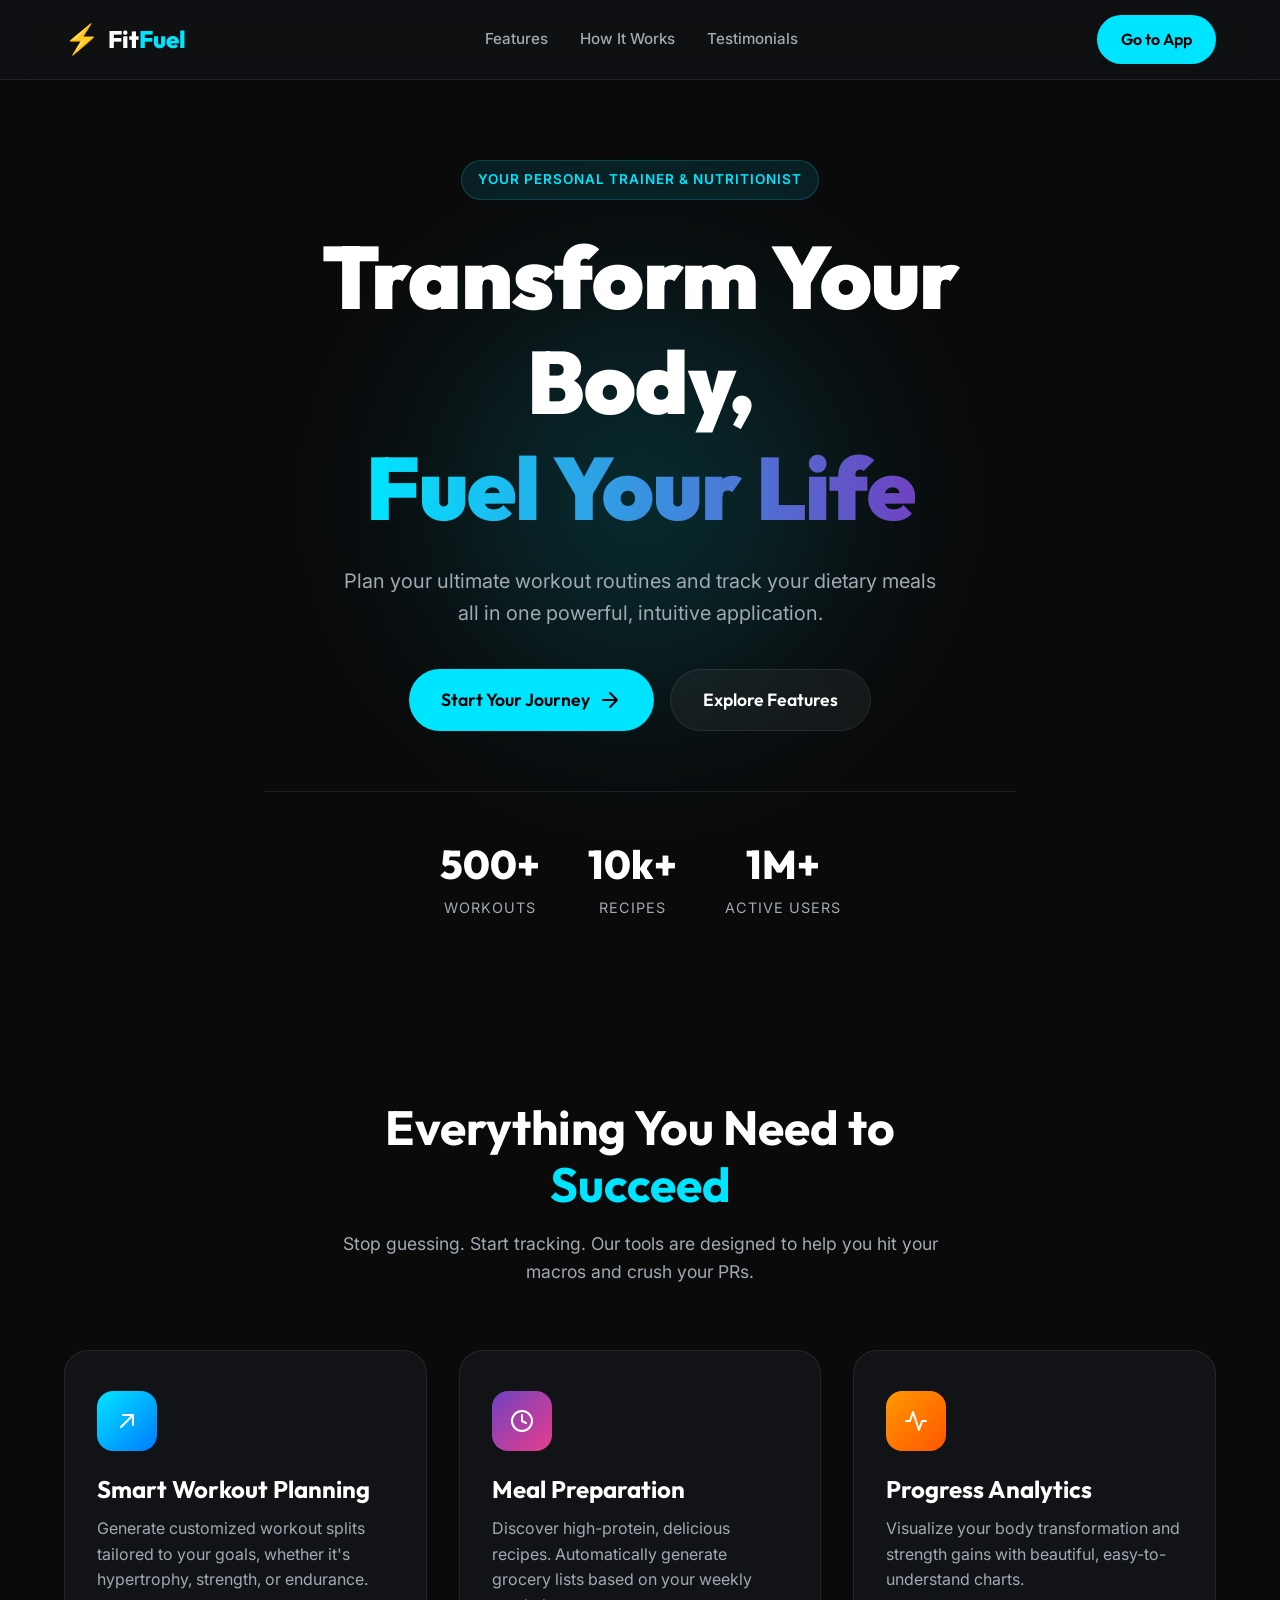
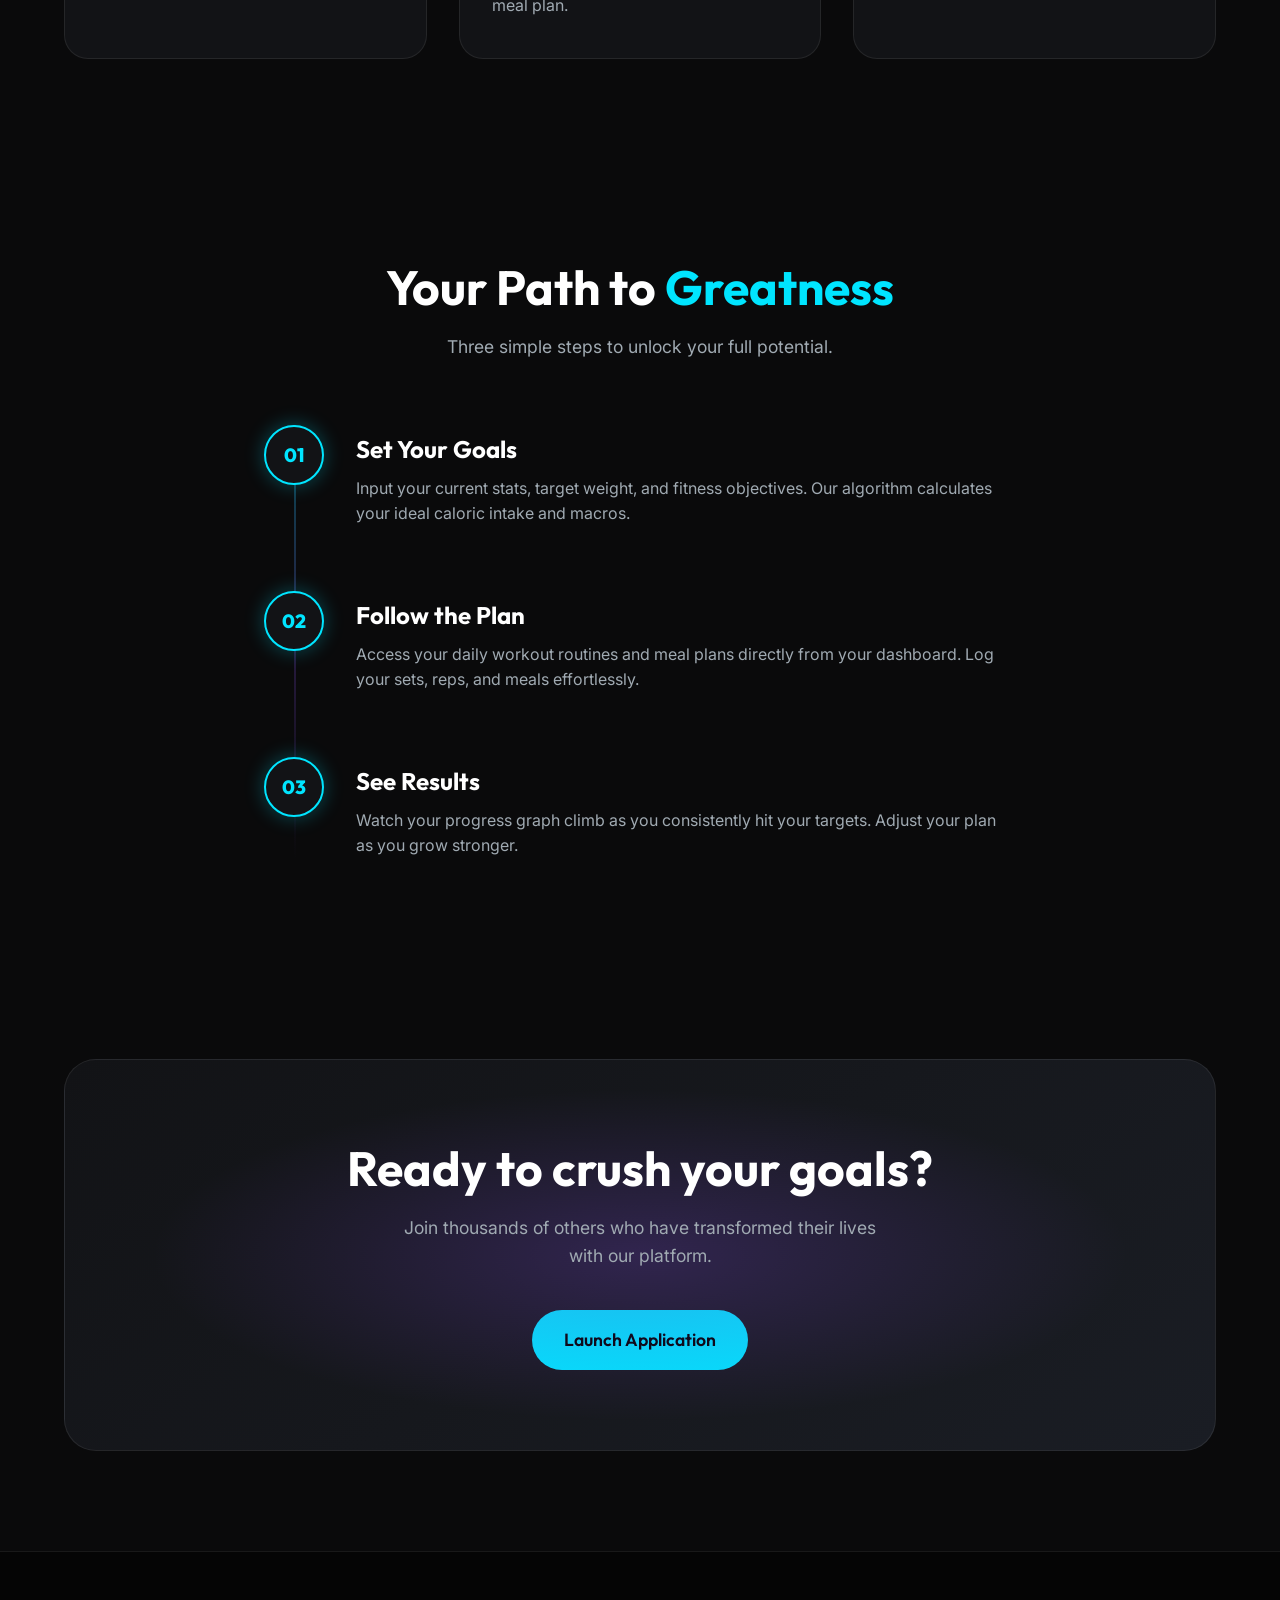
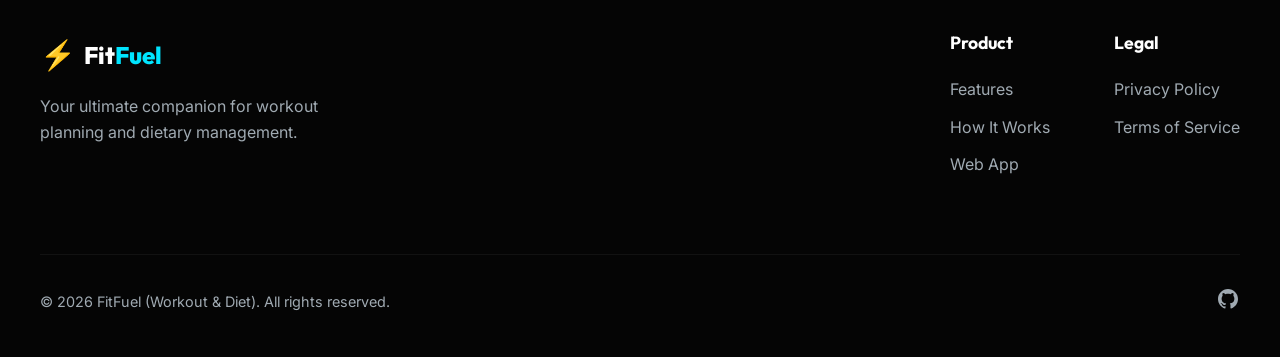
<file: workout-diet-landing/index.html>
<!DOCTYPE html>
<html lang="en">
<head>
    <meta charset="UTF-8">
    <meta name="viewport" content="width=device-width, initial-scale=1.0">
    <title>Workout & Diet | Transform Your Life</title>
    <meta name="description" content="Plan and maintain your workout routines while preparing perfect dietary meals with our comprehensive app.">
    
    <!-- Google Fonts -->
    <link rel="preconnect" href="https://fonts.googleapis.com">
    <link rel="preconnect" href="https://fonts.gstatic.com" crossorigin>
    <link href="https://fonts.googleapis.com/css2?family=Inter:wght@300;400;500;600;700;800&family=Outfit:wght@400;600;800;900&display=swap" rel="stylesheet">
    
    <!-- Custom CSS -->
    <link rel="stylesheet" href="styles.css">
</head>
<body>
    <!-- Navigation -->
    <nav class="navbar" id="navbar">
        <div class="nav-container">
            <a href="#" class="logo">
                <span class="logo-icon">⚡</span>
                <span class="logo-text">Fit<span class="highlight">Fuel</span></span>
            </a>
            
            <div class="nav-links">
                <a href="#features">Features</a>
                <a href="#how-it-works">How It Works</a>
                <a href="#testimonials">Testimonials</a>
            </div>
            
            <a href="https://formflow.evoluciontechnologies.com" class="btn btn-primary nav-cta">Go to App</a>
            
            <!-- Mobile Menu Toggle -->
            <button class="mobile-toggle" id="mobile-toggle" aria-label="Toggle menu">
                <span class="bar"></span>
                <span class="bar"></span>
                <span class="bar"></span>
            </button>
        </div>
    </nav>

    <!-- Mobile Menu Overlay -->
    <div class="mobile-menu" id="mobile-menu">
        <a href="#features" class="mobile-link">Features</a>
        <a href="#how-it-works" class="mobile-link">How It Works</a>
        <a href="#testimonials" class="mobile-link">Testimonials</a>
        <a href="https://formflow.evoluciontechnologies.com" class="btn btn-primary mobile-btn">Launch App</a>
    </div>

    <!-- Hero Section -->
    <header class="hero">
        <div class="hero-glow"></div>
        <div class="hero-content">
            <div class="badge fade-up">Your Personal Trainer & Nutritionist</div>
            <h1 class="hero-title fade-up delay-1">Transform Your Body, <br><span class="gradient-text">Fuel Your Life</span></h1>
            <p class="hero-subtitle fade-up delay-2">Plan your ultimate workout routines and track your dietary meals all in one powerful, intuitive application.</p>
            
            <div class="hero-actions fade-up delay-3">
                <a href="https://formflow.evoluciontechnologies.com" class="btn btn-large btn-primary glow-effect">
                    Start Your Journey
                    <svg width="24" height="24" viewBox="0 0 24 24" fill="none" xmlns="http://www.w3.org/2000/svg">
                        <path d="M5 12H19M19 12L12 5M19 12L12 19" stroke="currentColor" stroke-width="2" stroke-linecap="round" stroke-linejoin="round"/>
                    </svg>
                </a>
                <a href="#features" class="btn btn-large btn-secondary">Explore Features</a>
            </div>
            
            <div class="stats-row fade-up delay-4">
                <div class="stat-item">
                    <span class="stat-number">500+</span>
                    <span class="stat-label">Workouts</span>
                </div>
                <div class="stat-item">
                    <span class="stat-number">10k+</span>
                    <span class="stat-label">Recipes</span>
                </div>
                <div class="stat-item">
                    <span class="stat-number">1M+</span>
                    <span class="stat-label">Active Users</span>
                </div>
            </div>
        </div>
    </header>

    <!-- Features Section -->
    <section class="features" id="features">
        <div class="section-header reveal">
            <h2 class="section-title">Everything You Need to <span class="highlight">Succeed</span></h2>
            <p class="section-subtitle">Stop guessing. Start tracking. Our tools are designed to help you hit your macros and crush your PRs.</p>
        </div>
        
        <div class="features-grid">
            <!-- Feature 1 -->
            <div class="feature-card reveal">
                <div class="feature-icon box-1">
                    <svg width="24" height="24" viewBox="0 0 24 24" fill="none" xmlns="http://www.w3.org/2000/svg">
                        <path d="M6 18L18 6M18 6H8M18 6V16" stroke="currentColor" stroke-width="2" stroke-linecap="round" stroke-linejoin="round"/>
                    </svg>
                </div>
                <h3 class="feature-title">Smart Workout Planning</h3>
                <p class="feature-desc">Generate customized workout splits tailored to your goals, whether it's hypertrophy, strength, or endurance.</p>
            </div>
            
            <!-- Feature 2 -->
            <div class="feature-card reveal delay-1">
                <div class="feature-icon box-2">
                    <svg width="24" height="24" viewBox="0 0 24 24" fill="none" xmlns="http://www.w3.org/2000/svg">
                        <path d="M12 22C17.5228 22 22 17.5228 22 12C22 6.47715 17.5228 2 12 2C6.47715 2 2 6.47715 2 12C2 17.5228 6.47715 22 12 22Z" stroke="currentColor" stroke-width="2" stroke-linecap="round" stroke-linejoin="round"/>
                        <path d="M12 6V12L16 14" stroke="currentColor" stroke-width="2" stroke-linecap="round" stroke-linejoin="round"/>
                    </svg>
                </div>
                <h3 class="feature-title">Meal Preparation</h3>
                <p class="feature-desc">Discover high-protein, delicious recipes. Automatically generate grocery lists based on your weekly meal plan.</p>
            </div>
            
            <!-- Feature 3 -->
            <div class="feature-card reveal delay-2">
                <div class="feature-icon box-3">
                    <svg width="24" height="24" viewBox="0 0 24 24" fill="none" xmlns="http://www.w3.org/2000/svg">
                        <path d="M22 12H18L15 21L9 3L6 12H2" stroke="currentColor" stroke-width="2" stroke-linecap="round" stroke-linejoin="round"/>
                    </svg>
                </div>
                <h3 class="feature-title">Progress Analytics</h3>
                <p class="feature-desc">Visualize your body transformation and strength gains with beautiful, easy-to-understand charts.</p>
            </div>
        </div>
    </section>

    <!-- How It Works Section -->
    <section class="how-it-works" id="how-it-works">
        <div class="section-header reveal">
            <h2 class="section-title">Your Path to <span class="highlight">Greatness</span></h2>
            <p class="section-subtitle">Three simple steps to unlock your full potential.</p>
        </div>
        
        <div class="steps-container">
            <div class="step-line"></div>
            
            <div class="step reveal">
                <div class="step-number">01</div>
                <div class="step-content">
                    <h3 class="step-title">Set Your Goals</h3>
                    <p class="step-desc">Input your current stats, target weight, and fitness objectives. Our algorithm calculates your ideal caloric intake and macros.</p>
                </div>
            </div>
            
            <div class="step reveal delay-1">
                <div class="step-number">02</div>
                <div class="step-content">
                    <h3 class="step-title">Follow the Plan</h3>
                    <p class="step-desc">Access your daily workout routines and meal plans directly from your dashboard. Log your sets, reps, and meals effortlessly.</p>
                </div>
            </div>
            
            <div class="step reveal delay-2">
                <div class="step-number">03</div>
                <div class="step-content">
                    <h3 class="step-title">See Results</h3>
                    <p class="step-desc">Watch your progress graph climb as you consistently hit your targets. Adjust your plan as you grow stronger.</p>
                </div>
            </div>
        </div>
    </section>

    <!-- Call to Action -->
    <section class="cta-section reveal">
        <div class="cta-container">
            <div class="cta-glow"></div>
            <h2 class="cta-title">Ready to crush your goals?</h2>
            <p class="cta-subtitle">Join thousands of others who have transformed their lives with our platform.</p>
            <a href="https://formflow.evoluciontechnologies.com" class="btn btn-large btn-primary glow-effect">Launch Application</a>
        </div>
    </section>

    <!-- Footer -->
    <footer class="footer">
        <div class="footer-content">
            <div class="footer-brand">
                <a href="#" class="logo">
                    <span class="logo-icon">⚡</span>
                    <span class="logo-text">Fit<span class="highlight">Fuel</span></span>
                </a>
                <p class="footer-desc">Your ultimate companion for workout planning and dietary management.</p>
            </div>
            <div class="footer-links">
                <div class="link-group">
                    <h4>Product</h4>
                    <a href="#features">Features</a>
                    <a href="#how-it-works">How It Works</a>
                    <a href="https://formflow.evoluciontechnologies.com">Web App</a>
                </div>
                <div class="link-group">
                    <h4>Legal</h4>
                    <a href="#">Privacy Policy</a>
                    <a href="#">Terms of Service</a>
                </div>
            </div>
        </div>
        <div class="footer-bottom">
            <p>&copy; 2026 FitFuel (Workout & Diet). All rights reserved.</p>
            <div class="github-link">
                <a href="https://github.com/KelvinJK/workout-diet" target="_blank" rel="noopener noreferrer">
                    <svg width="24" height="24" viewBox="0 0 24 24" fill="currentColor" xmlns="http://www.w3.org/2000/svg">
                        <path fill-rule="evenodd" clip-rule="evenodd" d="M12 2C6.477 2 2 6.484 2 12.017C2 16.441 4.868 20.193 8.838 21.503C9.338 21.594 9.52 21.286 9.52 21.022C9.52 20.785 9.511 20.165 9.506 19.335C6.726 19.938 6.14 17.994 6.14 17.994C5.685 16.838 5.029 16.531 5.029 16.531C4.12 15.91 5.097 15.922 5.097 15.922C6.104 15.993 6.634 16.958 6.634 16.958C7.528 18.49 8.977 18.046 9.539 17.785C9.629 17.15 9.882 16.706 10.163 16.452C7.946 16.2 5.617 15.344 5.617 11.488C5.617 10.388 6.01 9.488 6.643 8.777C6.541 8.525 6.195 7.498 6.741 6.108C6.741 6.108 7.577 5.84 9.501 7.143C10.296 6.921 11.147 6.811 11.992 6.807C12.837 6.811 13.688 6.921 14.484 7.143C16.406 5.84 17.24 6.108 17.24 6.108C17.788 7.498 17.443 8.525 17.341 8.777C17.976 9.488 18.367 10.388 18.367 11.488C18.367 15.355 16.035 16.198 13.811 16.447C14.166 16.753 14.484 17.359 14.484 18.291C14.484 19.625 14.472 20.698 14.472 21.022C14.472 21.289 14.652 21.6 15.157 21.501C19.125 20.19 22 16.441 22 12.017C22 6.484 17.523 2 12 2Z" />
                    </svg>
                </a>
            </div>
        </div>
    </footer>

    <!-- Custom Scripts -->
    <script src="script.js"></script>
</body>
</html>
</file>
<file: workout-diet-landing/styles.css>
/* Base Styles & Variables */
:root {
    /* Colors */
    --bg-color: #0A0A0B;
    --surface-color: #121316;
    --surface-color-light: #1A1D24;
    
    --primary: #00E5FF;
    --primary-glow: rgba(0, 229, 255, 0.3);
    --secondary: #6F42C1;
    --secondary-glow: rgba(111, 66, 193, 0.3);
    
    --text-main: #FFFFFF;
    --text-muted: #A0AAB2;
    --border-color: rgba(255, 255, 255, 0.08);
    
    /* Typography */
    --font-heading: 'Outfit', sans-serif;
    --font-body: 'Inter', sans-serif;
    
    /* Layout */
    --max-width: 1200px;
    --nav-height: 80px;
    
    /* Effects */
    --transition: all 0.3s cubic-bezier(0.25, 0.8, 0.25, 1);
    --glass-bg: rgba(18, 19, 22, 0.7);
}

* {
    margin: 0;
    padding: 0;
    box-sizing: border-box;
}

html {
    scroll-behavior: smooth;
}

body {
    background-color: var(--bg-color);
    color: var(--text-main);
    font-family: var(--font-body);
    line-height: 1.6;
    overflow-x: hidden;
}

/* Typography */
h1, h2, h3, h4, .logo-text {
    font-family: var(--font-heading);
    line-height: 1.2;
}

.gradient-text {
    background: linear-gradient(to right, var(--primary), var(--secondary));
    -webkit-background-clip: text;
    background-clip: text;
    color: transparent;
}

.highlight {
    color: var(--primary);
}

/* Buttons */
.btn {
    display: inline-flex;
    align-items: center;
    justify-content: center;
    gap: 8px;
    padding: 12px 24px;
    border-radius: 50px;
    font-family: var(--font-heading);
    font-weight: 600;
    text-decoration: none;
    cursor: pointer;
    transition: var(--transition);
    border: none;
    outline: none;
}

.btn-large {
    padding: 16px 32px;
    font-size: 1.1rem;
}

.btn-primary {
    background-color: var(--primary);
    color: #000;
}

.btn-primary:hover {
    transform: translateY(-2px);
    box-shadow: 0 8px 20px var(--primary-glow);
}

.btn-secondary {
    background-color: rgba(255, 255, 255, 0.05);
    color: var(--text-main);
    border: 1px solid var(--border-color);
    backdrop-filter: blur(10px);
}

.btn-secondary:hover {
    background-color: rgba(255, 255, 255, 0.1);
    transform: translateY(-2px);
}

/* Navigation */
.navbar {
    position: fixed;
    top: 0;
    left: 0;
    width: 100%;
    height: var(--nav-height);
    background: var(--glass-bg);
    backdrop-filter: blur(12px);
    -webkit-backdrop-filter: blur(12px);
    border-bottom: 1px solid var(--border-color);
    z-index: 1000;
    transition: var(--transition);
}

.navbar.scrolled {
    box-shadow: 0 4px 30px rgba(0, 0, 0, 0.5);
}

.nav-container {
    max-width: var(--max-width);
    margin: 0 auto;
    padding: 0 24px;
    height: 100%;
    display: flex;
    justify-content: space-between;
    align-items: center;
}

.logo {
    display: flex;
    align-items: center;
    gap: 8px;
    text-decoration: none;
    font-size: 1.5rem;
    font-weight: 800;
    color: var(--text-main);
}

.logo-icon {
    font-size: 1.8rem;
}

.nav-links {
    display: flex;
    gap: 32px;
}

.nav-links a {
    color: var(--text-muted);
    text-decoration: none;
    font-weight: 500;
    font-size: 0.95rem;
    transition: var(--transition);
}

.nav-links a:hover {
    color: var(--primary);
}

.mobile-toggle {
    display: none;
    background: none;
    border: none;
    cursor: pointer;
    z-index: 1001;
}

.mobile-toggle .bar {
    display: block;
    width: 25px;
    height: 2px;
    margin: 5px auto;
    background-color: var(--text-main);
    transition: var(--transition);
}

.mobile-menu {
    position: fixed;
    top: 0;
    left: 0;
    width: 100%;
    height: 100vh;
    background-color: var(--bg-color);
    display: flex;
    flex-direction: column;
    justify-content: center;
    align-items: center;
    gap: 32px;
    z-index: 999;
    transform: translateY(-100%);
    opacity: 0;
    transition: transform 0.4s ease-in-out, opacity 0.4s ease-in-out;
}

.mobile-menu.active {
    transform: translateY(0);
    opacity: 1;
}

.mobile-link {
    font-family: var(--font-heading);
    font-size: 2rem;
    color: var(--text-main);
    text-decoration: none;
    font-weight: 600;
}

.mobile-btn {
    margin-top: 20px;
}

/* Hero Section */
.hero {
    position: relative;
    padding-top: calc(var(--nav-height) + 80px);
    padding-bottom: 80px;
    min-height: 100vh;
    display: flex;
    align-items: center;
    justify-content: center;
    text-align: center;
    overflow: hidden;
}

.hero-glow {
    position: absolute;
    top: 50%;
    left: 50%;
    transform: translate(-50%, -50%);
    width: 600px;
    height: 600px;
    background: radial-gradient(circle, var(--primary-glow) 0%, rgba(0,0,0,0) 70%);
    z-index: -1;
    filter: blur(60px);
    opacity: 0.6;
    animation: pulse 8s infinite alternate;
}

.hero-content {
    max-width: 800px;
    padding: 0 24px;
    z-index: 1;
}

.badge {
    display: inline-block;
    padding: 8px 16px;
    background-color: rgba(0, 229, 255, 0.1);
    color: var(--primary);
    border: 1px solid rgba(0, 229, 255, 0.2);
    border-radius: 50px;
    font-size: 0.85rem;
    font-weight: 600;
    letter-spacing: 1px;
    text-transform: uppercase;
    margin-bottom: 24px;
}

.hero-title {
    font-size: clamp(3rem, 8vw, 5.5rem);
    font-weight: 900;
    margin-bottom: 24px;
    letter-spacing: -1px;
}

.hero-subtitle {
    font-size: clamp(1.1rem, 2vw, 1.25rem);
    color: var(--text-muted);
    margin-bottom: 40px;
    max-width: 600px;
    margin-left: auto;
    margin-right: auto;
}

.hero-actions {
    display: flex;
    gap: 16px;
    justify-content: center;
    margin-bottom: 60px;
}

.stats-row {
    display: flex;
    justify-content: center;
    gap: 48px;
    padding-top: 40px;
    border-top: 1px solid var(--border-color);
}

.stat-item {
    display: flex;
    flex-direction: column;
    align-items: center;
}

.stat-number {
    font-family: var(--font-heading);
    font-size: 2.5rem;
    font-weight: 800;
    color: var(--text-main);
}

.stat-label {
    color: var(--text-muted);
    font-size: 0.9rem;
    text-transform: uppercase;
    letter-spacing: 1px;
}

/* Features Section */
.features {
    padding: 100px 24px;
    max-width: var(--max-width);
    margin: 0 auto;
}

.section-header {
    text-align: center;
    max-width: 600px;
    margin: 0 auto 64px;
}

.section-title {
    font-size: clamp(2rem, 5vw, 3rem);
    margin-bottom: 16px;
}

.section-subtitle {
    color: var(--text-muted);
    font-size: 1.1rem;
}

.features-grid {
    display: grid;
    grid-template-columns: repeat(auto-fit, minmax(300px, 1fr));
    gap: 32px;
}

.feature-card {
    background-color: var(--surface-color);
    border: 1px solid var(--border-color);
    border-radius: 24px;
    padding: 40px 32px;
    transition: var(--transition);
    position: relative;
    overflow: hidden;
}

.feature-card::before {
    content: '';
    position: absolute;
    top: 0;
    left: 0;
    width: 100%;
    height: 100%;
    background: radial-gradient(800px circle at var(--mouse-x) var(--mouse-y), rgba(255, 255, 255, 0.06), transparent 40%);
    opacity: 0;
    transition: opacity 0.3s;
    pointer-events: none;
}

.feature-card:hover {
    transform: translateY(-5px);
    border-color: rgba(255, 255, 255, 0.2);
    box-shadow: 0 20px 40px rgba(0, 0, 0, 0.4);
}

.feature-card:hover::before {
    opacity: 1;
}

.feature-icon {
    width: 60px;
    height: 60px;
    border-radius: 16px;
    display: flex;
    align-items: center;
    justify-content: center;
    margin-bottom: 24px;
    color: #fff;
}

.box-1 { background: linear-gradient(135deg, #00E5FF, #007BFF); }
.box-2 { background: linear-gradient(135deg, #6F42C1, #E83E8C); }
.box-3 { background: linear-gradient(135deg, #FF9900, #FF5500); }

.feature-title {
    font-size: 1.5rem;
    margin-bottom: 12px;
}

.feature-desc {
    color: var(--text-muted);
}

/* How It Works Section */
.how-it-works {
    padding: 100px 24px;
    max-width: 800px;
    margin: 0 auto;
}

.steps-container {
    position: relative;
    margin-top: 64px;
}

.step-line {
    position: absolute;
    top: 0;
    left: 30px;
    width: 2px;
    height: 100%;
    background: linear-gradient(to bottom, var(--primary), var(--secondary), transparent);
    opacity: 0.3;
}

.step {
    display: flex;
    gap: 32px;
    margin-bottom: 64px;
    position: relative;
}

.step:last-child {
    margin-bottom: 0;
}

.step-number {
    width: 60px;
    height: 60px;
    border-radius: 50%;
    background-color: var(--surface-color);
    border: 2px solid var(--primary);
    display: flex;
    align-items: center;
    justify-content: center;
    font-family: var(--font-heading);
    font-weight: 800;
    font-size: 1.2rem;
    color: var(--primary);
    flex-shrink: 0;
    z-index: 2;
    box-shadow: 0 0 20px var(--primary-glow);
}

.step-content {
    padding-top: 10px;
}

.step-title {
    font-size: 1.5rem;
    margin-bottom: 12px;
}

.step-desc {
    color: var(--text-muted);
}

/* CTA Section */
.cta-section {
    padding: 100px 24px;
    max-width: var(--max-width);
    margin: 0 auto;
}

.cta-container {
    background: linear-gradient(145deg, var(--surface-color), var(--surface-color-light));
    border: 1px solid var(--border-color);
    border-radius: 32px;
    padding: 80px 40px;
    text-align: center;
    position: relative;
    overflow: hidden;
}

.cta-glow {
    position: absolute;
    top: 50%;
    left: 50%;
    transform: translate(-50%, -50%);
    width: 100%;
    height: 100%;
    background: radial-gradient(ellipse, var(--secondary-glow) 0%, rgba(0,0,0,0) 60%);
    pointer-events: none;
}

.cta-title {
    font-size: clamp(2rem, 4vw, 3rem);
    margin-bottom: 16px;
    position: relative;
    z-index: 1;
}

.cta-subtitle {
    color: var(--text-muted);
    font-size: 1.1rem;
    margin-bottom: 40px;
    max-width: 500px;
    margin-left: auto;
    margin-right: auto;
    position: relative;
    z-index: 1;
}

/* Footer */
.footer {
    border-top: 1px solid var(--border-color);
    padding: 80px 24px 40px;
    background-color: #050505;
}

.footer-content {
    max-width: var(--max-width);
    margin: 0 auto;
    display: flex;
    justify-content: space-between;
    flex-wrap: wrap;
    gap: 48px;
    margin-bottom: 64px;
}

.footer-brand {
    max-width: 300px;
}

.footer-desc {
    color: var(--text-muted);
    margin-top: 16px;
}

.footer-links {
    display: flex;
    gap: 64px;
}

.link-group h4 {
    font-size: 1.1rem;
    margin-bottom: 24px;
}

.link-group a {
    display: block;
    color: var(--text-muted);
    text-decoration: none;
    margin-bottom: 12px;
    transition: var(--transition);
}

.link-group a:hover {
    color: var(--primary);
}

.footer-bottom {
    max-width: var(--max-width);
    margin: 0 auto;
    display: flex;
    justify-content: space-between;
    align-items: center;
    padding-top: 32px;
    border-top: 1px solid rgba(255, 255, 255, 0.05);
    color: var(--text-muted);
    font-size: 0.9rem;
}

.github-link a {
    color: var(--text-muted);
    transition: var(--transition);
}

.github-link a:hover {
    color: var(--primary);
}

/* Animations */
@keyframes pulse {
    0% { transform: translate(-50%, -50%) scale(1); opacity: 0.5; }
    100% { transform: translate(-50%, -50%) scale(1.1); opacity: 0.8; }
}

.fade-up {
    opacity: 0;
    transform: translateY(30px);
    transition: opacity 0.8s ease-out, transform 0.8s ease-out;
}

.fade-up.visible {
    opacity: 1;
    transform: translateY(0);
}

.reveal {
    opacity: 0;
    transform: translateY(40px);
    transition: opacity 0.8s cubic-bezier(0.5, 0, 0, 1), transform 0.8s cubic-bezier(0.5, 0, 0, 1);
}

.reveal.active {
    opacity: 1;
    transform: translateY(0);
}

.delay-1 { transition-delay: 0.1s; }
.delay-2 { transition-delay: 0.2s; }
.delay-3 { transition-delay: 0.3s; }
.delay-4 { transition-delay: 0.4s; }

/* Responsive */
@media (max-width: 768px) {
    .nav-links, .nav-cta {
        display: none;
    }
    
    .mobile-toggle {
        display: block;
    }
    
    .mobile-toggle.active .bar:nth-child(1) {
        transform: translateY(7px) rotate(45deg);
    }
    
    .mobile-toggle.active .bar:nth-child(2) {
        opacity: 0;
    }
    
    .mobile-toggle.active .bar:nth-child(3) {
        transform: translateY(-7px) rotate(-45deg);
    }
    
    .hero-actions {
        flex-direction: column;
    }
    
    .stats-row {
        flex-direction: column;
        gap: 32px;
    }
    
    .step-line {
        left: 20px;
    }
    
    .step-number {
        width: 40px;
        height: 40px;
        font-size: 1rem;
    }
    
    .footer-links {
        flex-direction: column;
        gap: 32px;
    }
    
    .footer-bottom {
        flex-direction: column;
        gap: 16px;
        text-align: center;
    }
}
</file>
